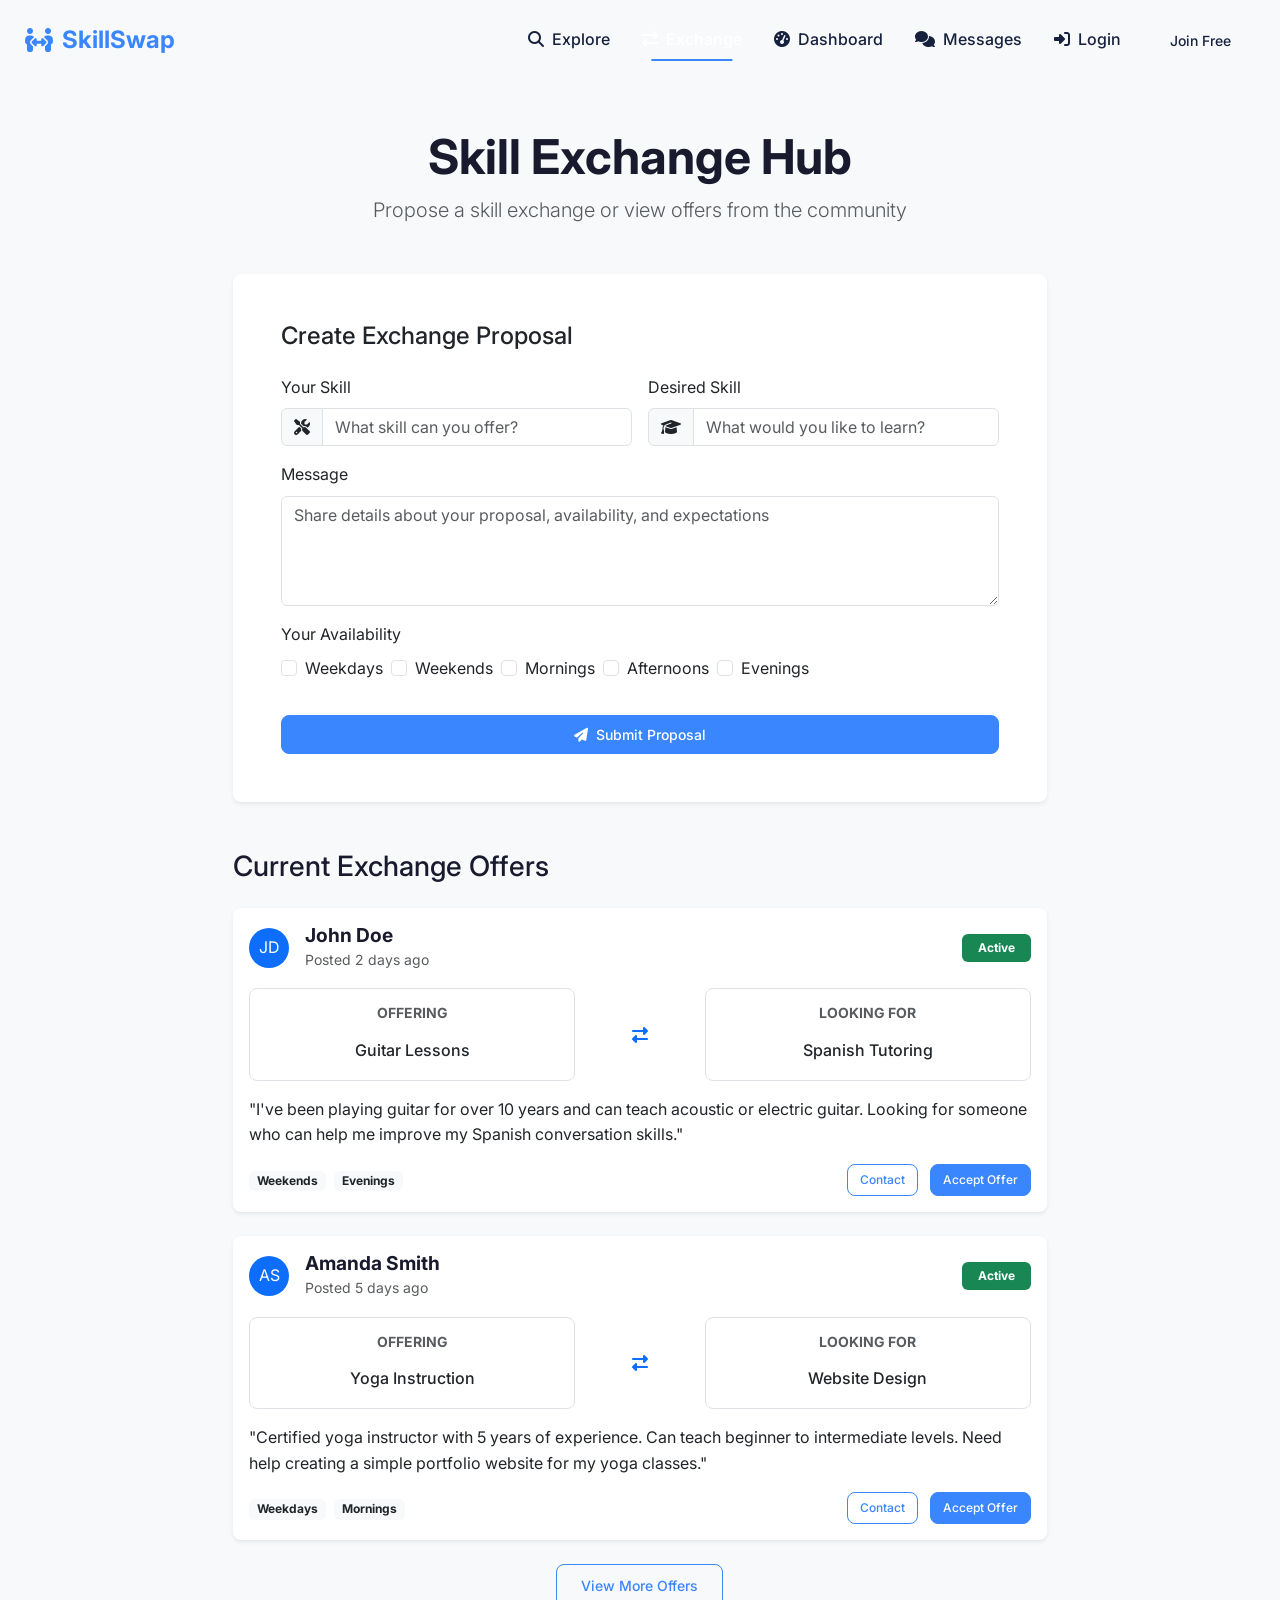
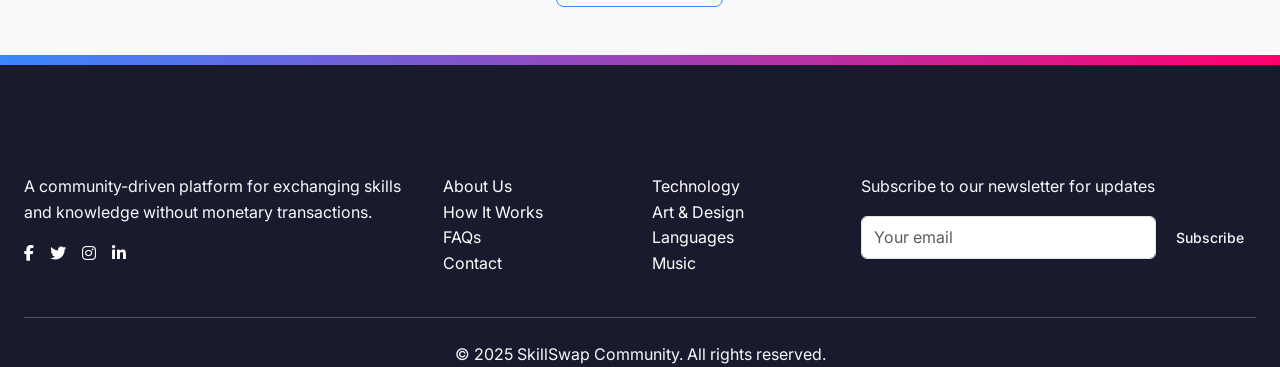
<file: pages/exchange.html>
<!DOCTYPE html>
<html lang="en">
<head>
    <meta charset="UTF-8">
    <meta name="viewport" content="width=device-width, initial-scale=1.0">
    <title>Skill Exchange - SkillSwap</title>
    <link rel="preconnect" href="https://fonts.googleapis.com">
    <link rel="preconnect" href="https://fonts.gstatic.com" crossorigin>
    <link href="https://fonts.googleapis.com/css2?family=Inter:wght@300;400;500;600;700&display=swap" rel="stylesheet">
    <link href="https://cdn.jsdelivr.net/npm/bootstrap@5.3.0-alpha1/dist/css/bootstrap.min.css" rel="stylesheet">
    <link rel="stylesheet" href="https://cdnjs.cloudflare.com/ajax/libs/font-awesome/6.2.1/css/all.min.css">
    <link rel="stylesheet" href="../css/style.css">

</head>
<body>
    <nav class="navbar navbar-expand-lg navbar-dark">
        <div class="container">
            <a class="navbar-brand" href="../index.html">
                <i class="fas fa-people-arrows me-2"></i>
                SkillSwap
            </a>
            <button class="navbar-toggler" type="button" data-bs-toggle="collapse" data-bs-target="#navbarNav" 
                    aria-controls="navbarNav" aria-expanded="false" aria-label="Toggle navigation">
                <span class="navbar-toggler-icon"></span>
            </button>
            <div class="collapse navbar-collapse" id="navbarNav">
                <ul class="navbar-nav ms-auto">
                    <li class="nav-item">
                        <a class="nav-link" href="skills.html">
                            <i class="fas fa-search me-1"></i> Explore
                        </a>
                    </li>
                    <li class="nav-item">
                        <a class="nav-link active" href="exchange.html">
                            <i class="fas fa-exchange-alt me-1"></i> Exchange
                        </a>
                    </li>
                    <li class="nav-item">
                        <a class="nav-link" href="dashboard.html">
                            <i class="fas fa-tachometer-alt me-1"></i> Dashboard
                        </a>
                    </li>
                    <li class="nav-item">
                        <a class="nav-link" href="messages.html">
                            <i class="fas fa-comments me-1"></i> Messages
                        </a>
                    </li>
                    <li class="nav-item">
                        <a class="nav-link" href="login.html">
                            <i class="fas fa-sign-in-alt me-1"></i> Login
                        </a>
                    </li>
                    <li class="nav-item">
                        <a class="nav-link btn btn-outline-light ms-2 px-3" href="register.html">
                            Join Free
                        </a>
                    </li>
                </ul>
            </div>
        </div>
    </nav>

    <div class="container py-5">
        <div class="row">
            <div class="col-lg-8 mx-auto">
                <div class="text-center mb-5">
                    <h1 class="display-5 fw-bold mb-2">Skill Exchange Hub</h1>
                    <p class="lead text-muted">Propose a skill exchange or view offers from the community</p>
                </div>
                
                <div class="card shadow-sm border-0 rounded-3 mb-5">
                    <div class="card-body p-4 p-lg-5">
                        <h2 class="h4 mb-4">Create Exchange Proposal</h2>
                        <form id="exchangeForm">
                            <div class="row g-3">
                                <div class="col-md-6 mb-3">
                                    <label for="yourSkill" class="form-label">Your Skill</label>
                                    <div class="input-group">
                                        <span class="input-group-text"><i class="fas fa-tools"></i></span>
                                        <input type="text" class="form-control" id="yourSkill" placeholder="What skill can you offer?" required>
                                    </div>
                                </div>
                                <div class="col-md-6 mb-3">
                                    <label for="desiredSkill" class="form-label">Desired Skill</label>
                                    <div class="input-group">
                                        <span class="input-group-text"><i class="fas fa-graduation-cap"></i></span>
                                        <input type="text" class="form-control" id="desiredSkill" placeholder="What would you like to learn?" required>
                                    </div>
                                </div>
                            </div>
                            <div class="mb-3">
                                <label for="message" class="form-label">Message</label>
                                <textarea class="form-control" id="message" rows="4" placeholder="Share details about your proposal, availability, and expectations" required></textarea>
                            </div>
                            <div class="mb-3">
                                <label class="form-label">Your Availability</label>
                                <div class="d-flex flex-wrap gap-2">
                                    <div class="form-check">
                                        <input class="form-check-input" type="checkbox" id="weekdays">
                                        <label class="form-check-label" for="weekdays">Weekdays</label>
                                    </div>
                                    <div class="form-check">
                                        <input class="form-check-input" type="checkbox" id="weekends">
                                        <label class="form-check-label" for="weekends">Weekends</label>
                                    </div>
                                    <div class="form-check">
                                        <input class="form-check-input" type="checkbox" id="mornings">
                                        <label class="form-check-label" for="mornings">Mornings</label>
                                    </div>
                                    <div class="form-check">
                                        <input class="form-check-input" type="checkbox" id="afternoons">
                                        <label class="form-check-label" for="afternoons">Afternoons</label>
                                    </div>
                                    <div class="form-check">
                                        <input class="form-check-input" type="checkbox" id="evenings">
                                        <label class="form-check-label" for="evenings">Evenings</label>
                                    </div>
                                </div>
                            </div>
                            <button type="submit" class="btn btn-primary w-100 py-2 mt-3">
                                <i class="fas fa-paper-plane me-2"></i> Submit Proposal
                            </button>
                        </form>
                    </div>
                </div>
                
                <h2 class="h3 mb-4">Current Exchange Offers</h2>
                
                <!-- Exchange Offer Card -->
                <div class="card border-0 shadow-sm rounded-3 mb-4 exchange-card">
                    <div class="card-body">
                        <div class="d-flex justify-content-between align-items-center mb-3">
                            <div class="d-flex align-items-center">
                                <div class="bg-primary rounded-circle text-white d-flex align-items-center justify-content-center me-3" style="width: 40px; height: 40px;">JD</div>
                                <div>
                                    <h5 class="mb-0">John Doe</h5>
                                    <span class="text-muted small">Posted 2 days ago</span>
                                </div>
                            </div>
                            <span class="badge bg-success px-3 py-2">Active</span>
                        </div>
                        <div class="row g-0 text-center mb-3">
                            <div class="col-5">
                                <div class="p-3 border rounded-3">
                                    <h6 class="text-muted small text-uppercase">Offering</h6>
                                    <p class="mb-0 fw-medium">Guitar Lessons</p>
                                </div>
                            </div>
                            <div class="col-2 d-flex align-items-center justify-content-center">
                                <i class="fas fa-exchange-alt text-primary"></i>
                            </div>
                            <div class="col-5">
                                <div class="p-3 border rounded-3">
                                    <h6 class="text-muted small text-uppercase">Looking For</h6>
                                    <p class="mb-0 fw-medium">Spanish Tutoring</p>
                                </div>
                            </div>
                        </div>
                        <p>"I've been playing guitar for over 10 years and can teach acoustic or electric guitar. Looking for someone who can help me improve my Spanish conversation skills."</p>
                        <div class="d-flex align-items-center">
                            <div class="me-3">
                                <span class="badge bg-light text-dark me-1">Weekends</span>
                                <span class="badge bg-light text-dark">Evenings</span>
                            </div>
                            <div class="ms-auto">
                                <button class="btn btn-outline-primary btn-sm me-2">Contact</button>
                                <button class="btn btn-primary btn-sm">Accept Offer</button>
                            </div>
                        </div>
                    </div>
                </div>
                
                <!-- Exchange Offer Card -->
                <div class="card border-0 shadow-sm rounded-3 mb-4 exchange-card">
                    <div class="card-body">
                        <div class="d-flex justify-content-between align-items-center mb-3">
                            <div class="d-flex align-items-center">
                                <div class="bg-primary rounded-circle text-white d-flex align-items-center justify-content-center me-3" style="width: 40px; height: 40px;">AS</div>
                                <div>
                                    <h5 class="mb-0">Amanda Smith</h5>
                                    <span class="text-muted small">Posted 5 days ago</span>
                                </div>
                            </div>
                            <span class="badge bg-success px-3 py-2">Active</span>
                        </div>
                        <div class="row g-0 text-center mb-3">
                            <div class="col-5">
                                <div class="p-3 border rounded-3">
                                    <h6 class="text-muted small text-uppercase">Offering</h6>
                                    <p class="mb-0 fw-medium">Yoga Instruction</p>
                                </div>
                            </div>
                            <div class="col-2 d-flex align-items-center justify-content-center">
                                <i class="fas fa-exchange-alt text-primary"></i>
                            </div>
                            <div class="col-5">
                                <div class="p-3 border rounded-3">
                                    <h6 class="text-muted small text-uppercase">Looking For</h6>
                                    <p class="mb-0 fw-medium">Website Design</p>
                                </div>
                            </div>
                        </div>
                        <p>"Certified yoga instructor with 5 years of experience. Can teach beginner to intermediate levels. Need help creating a simple portfolio website for my yoga classes."</p>
                        <div class="d-flex align-items-center">
                            <div class="me-3">
                                <span class="badge bg-light text-dark me-1">Weekdays</span>
                                <span class="badge bg-light text-dark">Mornings</span>
                            </div>
                            <div class="ms-auto">
                                <button class="btn btn-outline-primary btn-sm me-2">Contact</button>
                                <button class="btn btn-primary btn-sm">Accept Offer</button>
                            </div>
                        </div>
                    </div>
                </div>
                
                <div class="text-center mt-4">
                    <button class="btn btn-outline-primary px-4">View More Offers</button>
                </div>
            </div>
        </div>
    </div>

    <footer class="footer">
        <div class="container">
            <div class="row">
                <div class="col-md-4 mb-4 mb-md-0">
                    <h5 class="mb-3">SkillSwap</h5>
                    <p>A community-driven platform for exchanging skills and knowledge without monetary transactions.</p>
                    <div class="d-flex gap-3 mt-3">
                        <a href="#" class="text-white"><i class="fab fa-facebook-f"></i></a>
                        <a href="#" class="text-white"><i class="fab fa-twitter"></i></a>
                        <a href="#" class="text-white"><i class="fab fa-instagram"></i></a>
                        <a href="#" class="text-white"><i class="fab fa-linkedin-in"></i></a>
                    </div>
                </div>
                <div class="col-md-2 mb-4 mb-md-0">
                    <h5 class="mb-3">Links</h5>
                    <ul class="list-unstyled">
                        <li><a href="#" class="text-white">About Us</a></li>
                        <li><a href="#" class="text-white">How It Works</a></li>
                        <li><a href="#" class="text-white">FAQs</a></li>
                        <li><a href="#" class="text-white">Contact</a></li>
                    </ul>
                </div>
                <div class="col-md-2 mb-4 mb-md-0">
                    <h5 class="mb-3">Categories</h5>
                    <ul class="list-unstyled">
                        <li><a href="#" class="text-white">Technology</a></li>
                        <li><a href="#" class="text-white">Art & Design</a></li>
                        <li><a href="#" class="text-white">Languages</a></li>
                        <li><a href="#" class="text-white">Music</a></li>
                    </ul>
                </div>
                <div class="col-md-4">
                    <h5 class="mb-3">Newsletter</h5>
                    <p>Subscribe to our newsletter for updates</p>
                    <form class="d-flex">
                        <input type="email" class="form-control me-2" placeholder="Your email">
                        <button class="btn btn-outline-light" type="submit">Subscribe</button>
                    </form>
                </div>
            </div>
            <hr class="my-4 bg-white">
            <div class="text-center">
                <p class="mb-0">&copy; 2025 SkillSwap Community. All rights reserved.</p>
            </div>
        </div>
    </footer>

    <script src="https://cdn.jsdelivr.net/npm/bootstrap@5.3.0-alpha1/dist/js/bootstrap.bundle.min.js"></script>
    <script src="../js/validation.js"></script>
    <script src="../js/main.js"></script>
</body>
</html>
</file>
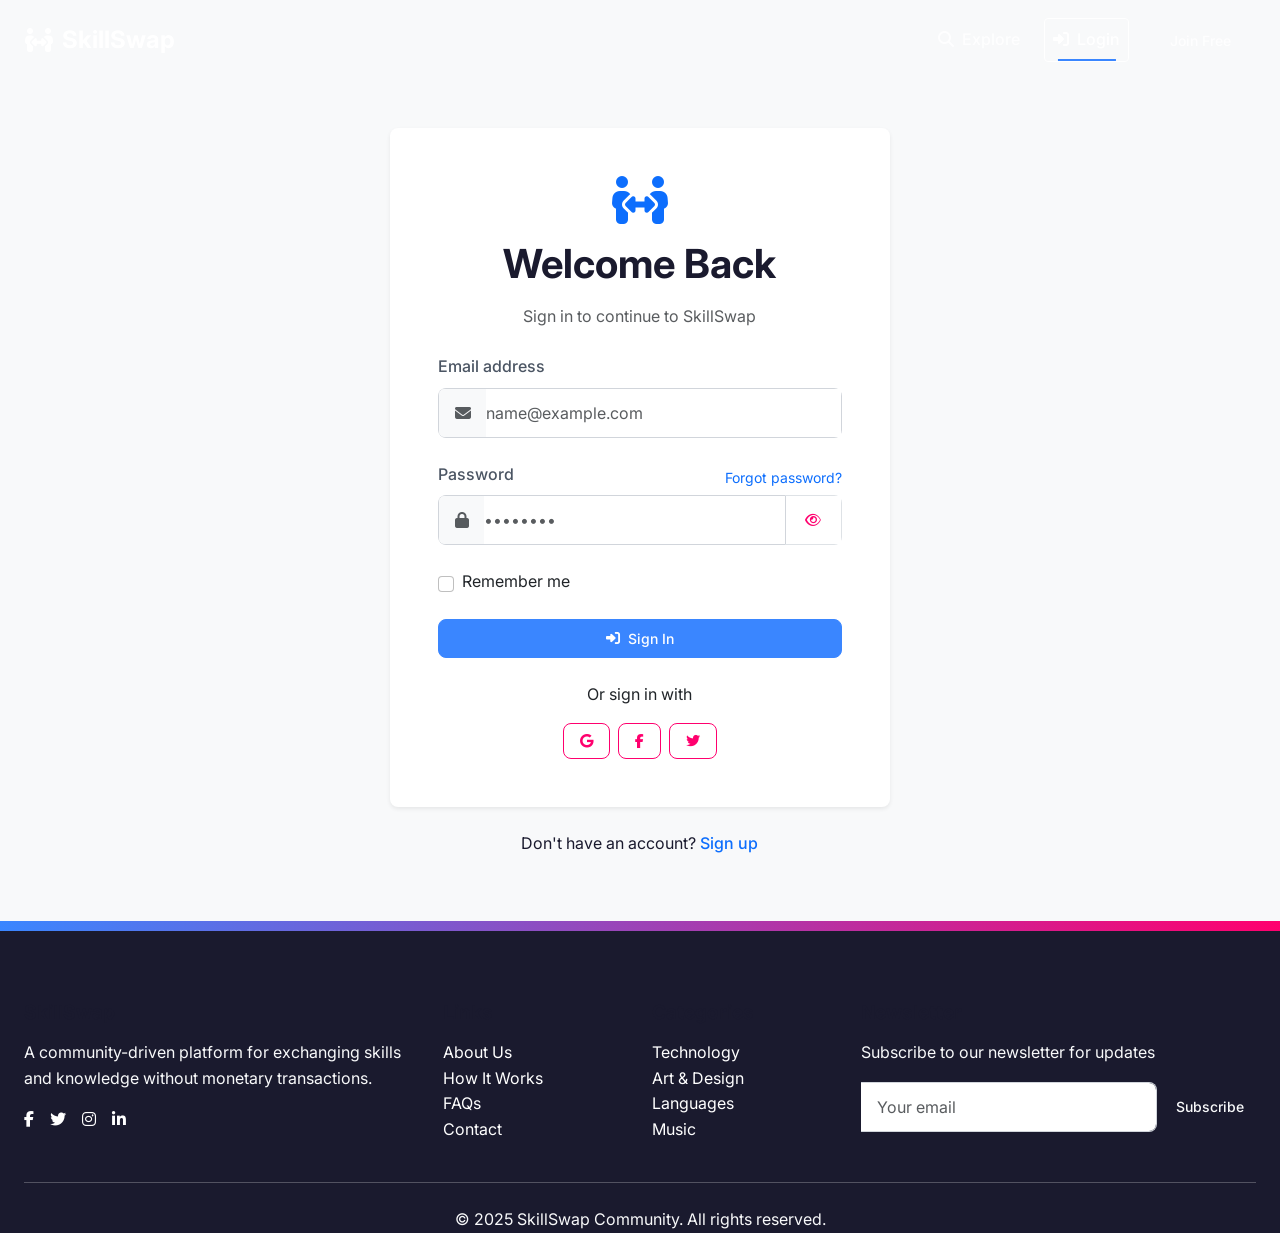
<file: pages/login.html>
<!DOCTYPE html>
<html lang="en">
<head>
    <meta charset="UTF-8">
    <meta name="viewport" content="width=device-width, initial-scale=1.0">
    <title>Login - SkillSwap</title>
    <link rel="preconnect" href="https://fonts.googleapis.com">
    <link rel="preconnect" href="https://fonts.gstatic.com" crossorigin>
    <link href="https://fonts.googleapis.com/css2?family=Inter:wght@300;400;500;600;700&display=swap" rel="stylesheet">
    <link href="https://cdn.jsdelivr.net/npm/bootstrap@5.3.0-alpha1/dist/css/bootstrap.min.css" rel="stylesheet">
    <link rel="stylesheet" href="https://cdnjs.cloudflare.com/ajax/libs/font-awesome/6.2.1/css/all.min.css">
    <link rel="stylesheet" href="../css/style.css">
    <link rel="stylesheet" href="../css/login.css">
</head>
<body>
    <nav class="navbar navbar-expand-lg navbar-dark">
        <div class="container">
            <a class="navbar-brand" href="../index.html">
                <i class="fas fa-people-arrows me-2"></i>
                SkillSwap
            </a>
            <button class="navbar-toggler" type="button" data-bs-toggle="collapse" data-bs-target="#navbarNav" 
                    aria-controls="navbarNav" aria-expanded="false" aria-label="Toggle navigation">
                <span class="navbar-toggler-icon"></span>
            </button>
            <div class="collapse navbar-collapse" id="navbarNav">
                <ul class="navbar-nav ms-auto">
                    <li class="nav-item">
                        <a class="nav-link" href="skills.html">
                            <i class="fas fa-search me-1"></i> Explore
                        </a>
                    </li>
                    <li class="nav-item">
                        <a class="nav-link active" href="login.html">
                            <i class="fas fa-sign-in-alt me-1"></i> Login
                        </a>
                    </li>
                    <li class="nav-item">
                        <a class="nav-link btn btn-outline-light ms-2 px-3" href="register.html">
                            Join Free
                        </a>
                    </li>
                </ul>
            </div>
        </div>
    </nav>
    
    <div class="container my-5">
        <div class="row justify-content-center">
            <div class="col-lg-5 col-md-7">
                <div class="card border-0 shadow-sm rounded-3 overflow-hidden">
                    <div class="card-body p-4 p-md-5">
                        <div class="text-center mb-4">
                            <i class="fas fa-people-arrows fa-3x text-primary mb-3"></i>
                            <h2 class="fw-bold">Welcome Back</h2>
                            <p class="text-muted">Sign in to continue to SkillSwap</p>
                        </div>
                        
                        <form id="loginForm" class="needs-validation" novalidate>
                            <div class="mb-4">
                                <label for="email" class="form-label">Email address</label>
                                <div class="input-group">
                                    <span class="input-group-text bg-light border-end-0">
                                        <i class="fas fa-envelope text-muted"></i>
                                    </span>
                                    <input type="email" class="form-control border-start-0 ps-0" id="email" placeholder="name@example.com" required>
                                    <div class="invalid-feedback">
                                        Please enter a valid email address.
                                    </div>
                                </div>
                            </div>
                            
                            <div class="mb-4">
                                <div class="d-flex justify-content-between align-items-center">
                                    <label for="password" class="form-label">Password</label>
                                    <a href="forgot-password.html" class="text-primary text-decoration-none small">Forgot password?</a>
                                </div>
                                <div class="input-group">
                                    <span class="input-group-text bg-light border-end-0">
                                        <i class="fas fa-lock text-muted"></i>
                                    </span>
                                    <input type="password" class="form-control border-start-0 ps-0" id="password" placeholder="••••••••" required>
                                    <button class="btn btn-outline-secondary border border-start-0" type="button" id="togglePassword">
                                        <i class="far fa-eye"></i>
                                    </button>
                                    <div class="invalid-feedback">
                                        Please enter your password.
                                    </div>
                                </div>
                            </div>
                            
                            <div class="mb-4 form-check">
                                <input type="checkbox" class="form-check-input" id="rememberMe">
                                <label class="form-check-label" for="rememberMe">Remember me</label>
                            </div>
                            
                            <button type="submit" class="btn btn-primary w-100 py-2">
                                <i class="fas fa-sign-in-alt me-2"></i> Sign In
                            </button>
                            
                            <div class="text-center mt-4">
                                <p>Or sign in with</p>
                                <div class="d-flex justify-content-center gap-2">
                                    <button type="button" class="btn btn-outline-secondary px-3">
                                        <i class="fab fa-google"></i>
                                    </button>
                                    <button type="button" class="btn btn-outline-secondary px-3">
                                        <i class="fab fa-facebook-f"></i>
                                    </button>
                                    <button type="button" class="btn btn-outline-secondary px-3">
                                        <i class="fab fa-twitter"></i>
                                    </button>
                                </div>
                            </div>
                        </form>
                    </div>
                </div>
                
                <div class="text-center mt-4">
                    <p>Don't have an account? <a href="register.html" class="text-primary fw-medium">Sign up</a></p>
                </div>
            </div>
        </div>
    </div>
    
    <footer class="footer">
        <div class="container">
            <div class="row">
                <div class="col-md-4 mb-4 mb-md-0">
                    <h5 class="mb-3">SkillSwap</h5>
                    <p>A community-driven platform for exchanging skills and knowledge without monetary transactions.</p>
                    <div class="d-flex gap-3 mt-3">
                        <a href="#" class="text-white"><i class="fab fa-facebook-f"></i></a>
                        <a href="#" class="text-white"><i class="fab fa-twitter"></i></a>
                        <a href="#" class="text-white"><i class="fab fa-instagram"></i></a>
                        <a href="#" class="text-white"><i class="fab fa-linkedin-in"></i></a>
                    </div>
                </div>
                <div class="col-md-2 mb-4 mb-md-0">
                    <h5 class="mb-3">Links</h5>
                    <ul class="list-unstyled">
                        <li><a href="#" class="text-white">About Us</a></li>
                        <li><a href="#" class="text-white">How It Works</a></li>
                        <li><a href="#" class="text-white">FAQs</a></li>
                        <li><a href="#" class="text-white">Contact</a></li>
                    </ul>
                </div>
                <div class="col-md-2 mb-4 mb-md-0">
                    <h5 class="mb-3">Categories</h5>
                    <ul class="list-unstyled">
                        <li><a href="#" class="text-white">Technology</a></li>
                        <li><a href="#" class="text-white">Art & Design</a></li>
                        <li><a href="#" class="text-white">Languages</a></li>
                        <li><a href="#" class="text-white">Music</a></li>
                    </ul>
                </div>
                <div class="col-md-4">
                    <h5 class="mb-3">Newsletter</h5>
                    <p>Subscribe to our newsletter for updates</p>
                    <form class="d-flex">
                        <input type="email" class="form-control me-2" placeholder="Your email">
                        <button class="btn btn-outline-light" type="submit">Subscribe</button>
                    </form>
                </div>
            </div>
            <hr class="my-4 bg-white">
            <div class="text-center">
                <p class="mb-0">&copy; 2025 SkillSwap Community. All rights reserved.</p>
            </div>
        </div>
    </footer>

    <script src="https://cdn.jsdelivr.net/npm/bootstrap@5.3.0-alpha1/dist/js/bootstrap.bundle.min.js"></script>
    <script>
        // Form validation
        document.addEventListener('DOMContentLoaded', function() {
            const form = document.getElementById('loginForm');
            
            form.addEventListener('submit', function(event) {
                if (!form.checkValidity()) {
                    event.preventDefault();
                    event.stopPropagation();
                } else {
                    // For demo purposes - Hardcoded login
                    event.preventDefault();
                    const email = document.getElementById('email').value;
                    const password = document.getElementById('password').value;
                    
                    // Demo credentials
                    if (email === 'demo@example.com' && password === 'password123') {
                        window.location.href = 'dashboard.html';
                    } else {
                        alert('Invalid credentials! For demo use: demo@example.com / password123');
                    }
                }
                
                form.classList.add('was-validated');
            }, false);
            
            // Toggle password visibility
            const togglePassword = document.getElementById('togglePassword');
            const password = document.getElementById('password');
            
            togglePassword.addEventListener('click', function() {
                const type = password.getAttribute('type') === 'password' ? 'text' : 'password';
                password.setAttribute('type', type);
                
                // Toggle icon
                this.querySelector('i').classList.toggle('fa-eye');
                this.querySelector('i').classList.toggle('fa-eye-slash');
            });
        });
    </script>
</body>
</html>
</file>
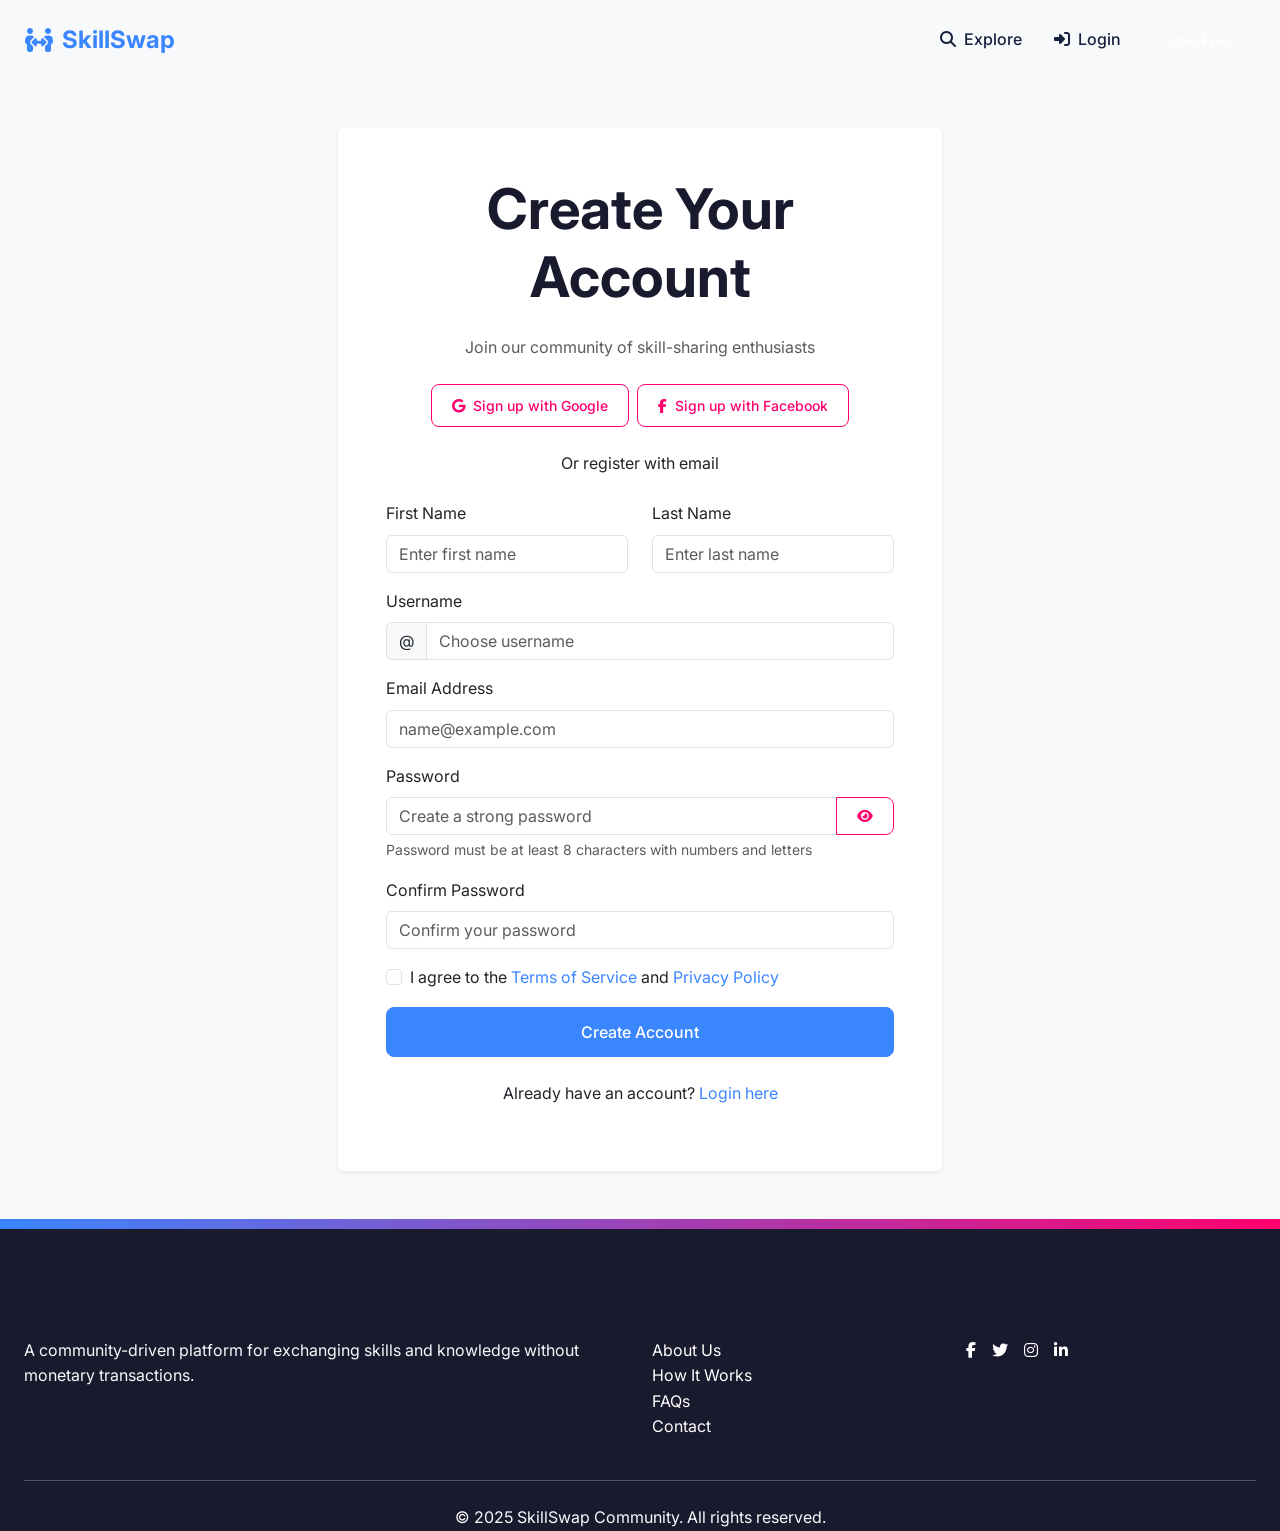
<file: pages/register.html>
<!DOCTYPE html>
<html lang="en">
<head>
    <meta charset="UTF-8">
    <meta name="viewport" content="width=device-width, initial-scale=1.0">
    <title>Register - Community Skill Exchange</title>
    <link rel="preconnect" href="https://fonts.googleapis.com">
    <link rel="preconnect" href="https://fonts.gstatic.com" crossorigin>
    <link href="https://fonts.googleapis.com/css2?family=Inter:wght@300;400;500;600;700&display=swap" rel="stylesheet">
    <link href="https://cdn.jsdelivr.net/npm/bootstrap@5.3.0-alpha1/dist/css/bootstrap.min.css" rel="stylesheet">
    <link rel="stylesheet" href="https://cdnjs.cloudflare.com/ajax/libs/font-awesome/6.2.1/css/all.min.css">
    <link rel="stylesheet" href="../css/style.css">
</head>
<body>
    <nav class="navbar navbar-expand-lg navbar-dark">
        <div class="container">
            <a class="navbar-brand" href="../index.html">
                <i class="fas fa-people-arrows me-2"></i>
                SkillSwap
            </a>
            <button class="navbar-toggler" type="button" data-bs-toggle="collapse" data-bs-target="#navbarNav" 
                    aria-controls="navbarNav" aria-expanded="false" aria-label="Toggle navigation">
                <span class="navbar-toggler-icon"></span>
            </button>
            <div class="collapse navbar-collapse" id="navbarNav">
                <ul class="navbar-nav ms-auto">
                    <li class="nav-item">
                        <a class="nav-link" href="skills.html">
                            <i class="fas fa-search me-1"></i> Explore
                        </a>
                    </li>
                    <li class="nav-item">
                        <a class="nav-link" href="login.html">
                            <i class="fas fa-sign-in-alt me-1"></i> Login
                        </a>
                    </li>
                    <li class="nav-item">
                        <a class="nav-link active btn btn-outline-light ms-2 px-3" href="register.html">
                            Join Free
                        </a>
                    </li>
                </ul>
            </div>
        </div>
    </nav>

    <div class="container my-5">
        <div class="row justify-content-center">
            <div class="col-md-8 col-lg-6">
                <div class="card shadow-sm border-0">
                    <div class="card-body p-4 p-md-5">
                        <h1 class="text-center mb-4">Create Your Account</h1>
                        <p class="text-center text-muted mb-4">Join our community of skill-sharing enthusiasts</p>
                        
                        <div class="d-flex justify-content-center mb-4">
                            <button class="btn btn-outline-secondary me-2">
                                <i class="fab fa-google me-2"></i> Sign up with Google
                            </button>
                            <button class="btn btn-outline-secondary">
                                <i class="fab fa-facebook-f me-2"></i> Sign up with Facebook
                            </button>
                        </div>
                        
                        <div class="text-center mb-4">
                            <span class="divider-text">Or register with email</span>
                        </div>

                        <form id="registrationForm" onsubmit="return validateRegistrationForm()">
                            <div class="alert alert-danger d-none" id="register-error"></div>
                            
                            <div class="row mb-3">
                                <div class="col-md-6 mb-3 mb-md-0">
                                    <label for="register-firstname" class="form-label">First Name</label>
                                    <input type="text" class="form-control" id="register-firstname" placeholder="Enter first name" required>
                                </div>
                                <div class="col-md-6">
                                    <label for="register-lastname" class="form-label">Last Name</label>
                                    <input type="text" class="form-control" id="register-lastname" placeholder="Enter last name" required>
                                </div>
                            </div>

                            <div class="mb-3">
                                <label for="register-username" class="form-label">Username</label>
                                <div class="input-group">
                                    <span class="input-group-text">@</span>
                                    <input type="text" class="form-control" id="register-username" placeholder="Choose username" required>
                                </div>
                            </div>
                            
                            <div class="mb-3">
                                <label for="register-email" class="form-label">Email Address</label>
                                <input type="email" class="form-control" id="register-email" placeholder="name@example.com" required>
                            </div>
                            
                            <div class="mb-3">
                                <label for="register-password" class="form-label">Password</label>
                                <div class="input-group">
                                    <input type="password" class="form-control" id="register-password" placeholder="Create a strong password" required>
                                    <button class="btn btn-outline-secondary" type="button" id="togglePassword">
                                        <i class="fas fa-eye"></i>
                                    </button>
                                </div>
                                <div class="form-text">
                                    Password must be at least 8 characters with numbers and letters
                                </div>
                            </div>
                            
                            <div class="mb-3">
                                <label for="register-confirm-password" class="form-label">Confirm Password</label>
                                <input type="password" class="form-control" id="register-confirm-password" placeholder="Confirm your password" required>
                            </div>
                            
                            <div class="mb-3 form-check">
                                <input type="checkbox" class="form-check-input" id="terms-checkbox" required>
                                <label class="form-check-label" for="terms-checkbox">
                                    I agree to the <a href="#">Terms of Service</a> and <a href="#">Privacy Policy</a>
                                </label>
                            </div>
                            
                            <div class="d-grid gap-2">
                                <button type="submit" class="btn btn-primary btn-lg">Create Account</button>
                            </div>
                        </form>
                        
                        <div class="text-center mt-4">
                            <p>Already have an account? <a href="login.html">Login here</a></p>
                        </div>
                    </div>
                </div>
            </div>
        </div>
    </div>

    <footer class="footer">
        <div class="container">
            <div class="row">
                <div class="col-md-6 mb-4 mb-md-0">
                    <h5 class="mb-3">SkillSwap</h5>
                    <p>A community-driven platform for exchanging skills and knowledge without monetary transactions.</p>
                </div>
                <div class="col-md-3 mb-4 mb-md-0">
                    <h5 class="mb-3">Links</h5>
                    <ul class="list-unstyled">
                        <li><a href="#" class="text-white">About Us</a></li>
                        <li><a href="#" class="text-white">How It Works</a></li>
                        <li><a href="#" class="text-white">FAQs</a></li>
                        <li><a href="#" class="text-white">Contact</a></li>
                    </ul>
                </div>
                <div class="col-md-3">
                    <h5 class="mb-3">Follow Us</h5>
                    <div class="d-flex gap-3">
                        <a href="#" class="text-white"><i class="fab fa-facebook-f"></i></a>
                        <a href="#" class="text-white"><i class="fab fa-twitter"></i></a>
                        <a href="#" class="text-white"><i class="fab fa-instagram"></i></a>
                        <a href="#" class="text-white"><i class="fab fa-linkedin-in"></i></a>
                    </div>
                </div>
            </div>
            <hr class="my-4 bg-white">
            <div class="text-center">
                <p class="mb-0">&copy; 2025 SkillSwap Community. All rights reserved.</p>
            </div>
        </div>
    </footer>

    <script src="https://cdn.jsdelivr.net/npm/bootstrap@5.3.0-alpha1/dist/js/bootstrap.bundle.min.js"></script>
    <script src="../js/validation.js"></script>
    <script src="../js/main.js"></script>
    <script>
        // Toggle password visibility
        document.getElementById('togglePassword').addEventListener('click', function() {
            const passwordInput = document.getElementById('register-password');
            if (passwordInput.type === 'password') {
                passwordInput.type = 'text';
                this.innerHTML = '<i class="fas fa-eye-slash"></i>';
            } else {
                passwordInput.type = 'password';
                this.innerHTML = '<i class="fas fa-eye"></i>';
            }
        });
    </script>
</body>
</html>
</file>
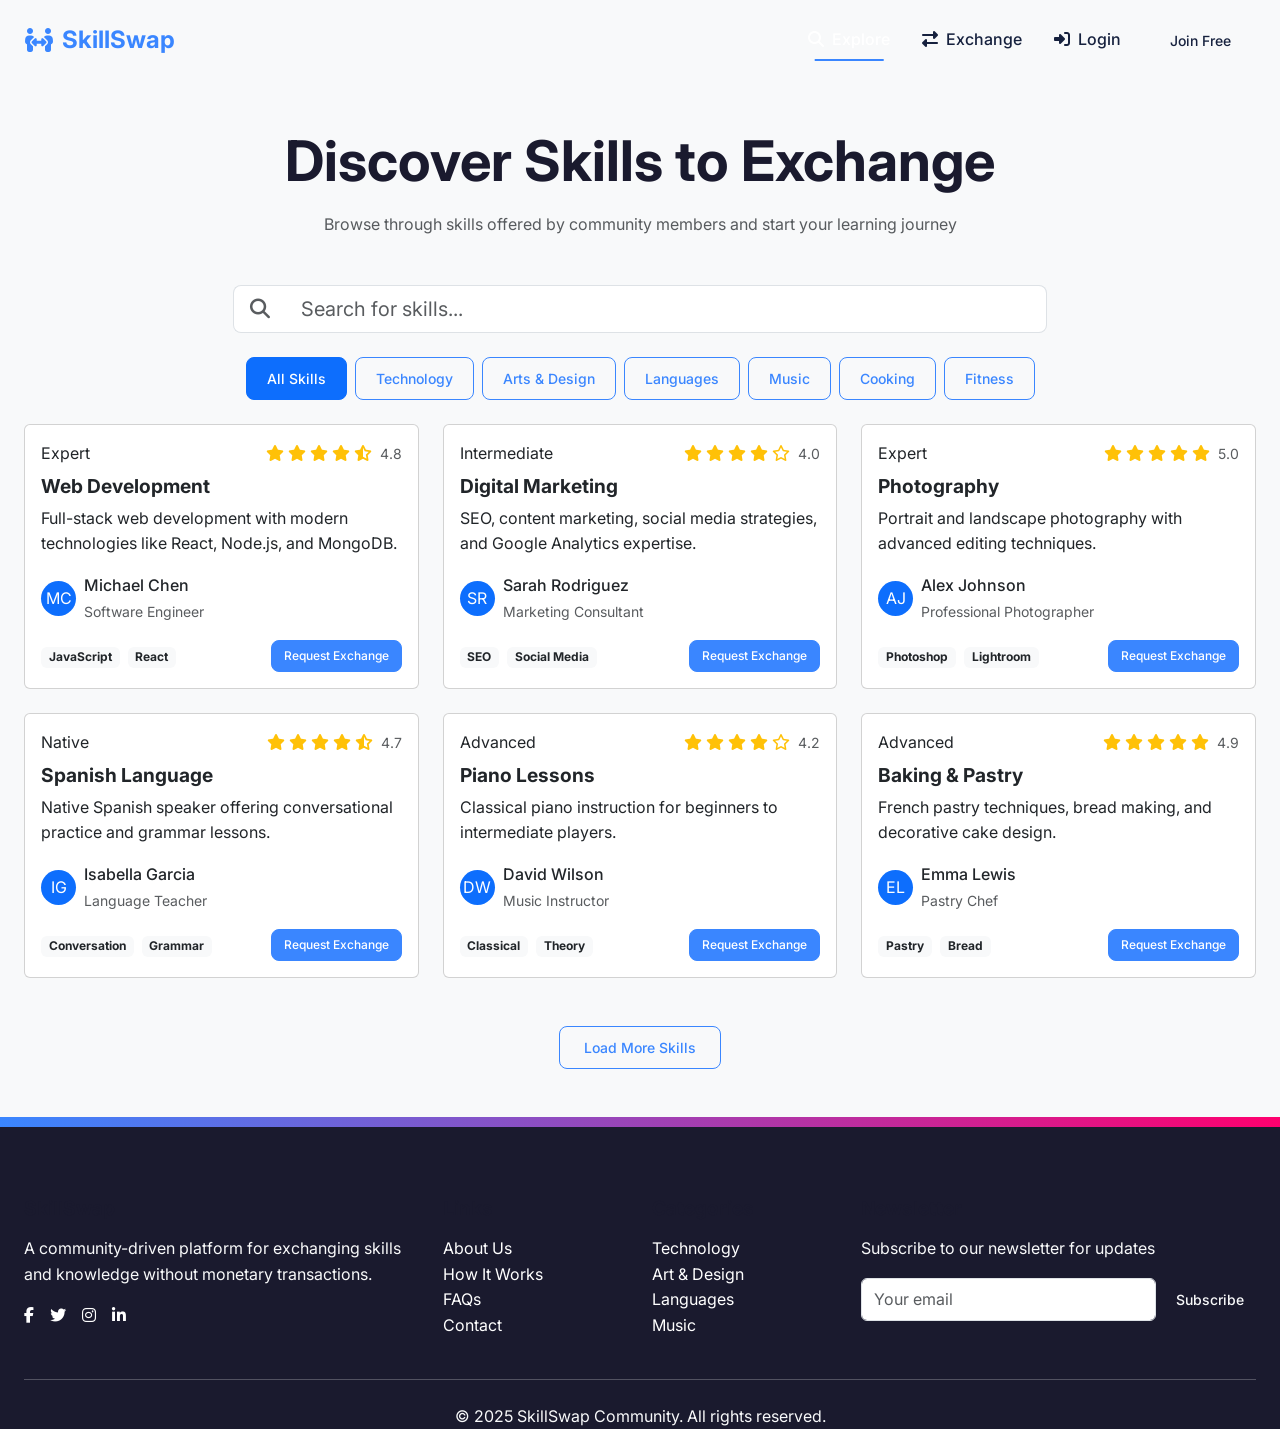
<file: pages/skills.html>
<!DOCTYPE html>
<html lang="en">
<head>
    <meta charset="UTF-8">
    <meta name="viewport" content="width=device-width, initial-scale=1.0">
    <title>Explore Skills - Community Skill Exchange</title>
    <link rel="preconnect" href="https://fonts.googleapis.com">
    <link rel="preconnect" href="https://fonts.gstatic.com" crossorigin>
    <link href="https://fonts.googleapis.com/css2?family=Inter:wght@300;400;500;600;700&display=swap" rel="stylesheet">
    <link href="https://cdn.jsdelivr.net/npm/bootstrap@5.3.0-alpha1/dist/css/bootstrap.min.css" rel="stylesheet">
    <link rel="stylesheet" href="https://cdnjs.cloudflare.com/ajax/libs/font-awesome/6.2.1/css/all.min.css">
    <link rel="stylesheet" href="../css/style.css">
</head>
<body>
    <nav class="navbar navbar-expand-lg navbar-dark">
        <div class="container">
            <a class="navbar-brand" href="../index.html">
                <i class="fas fa-people-arrows me-2"></i>
                SkillSwap
            </a>
            <button class="navbar-toggler" type="button" data-bs-toggle="collapse" data-bs-target="#navbarNav" 
                    aria-controls="navbarNav" aria-expanded="false" aria-label="Toggle navigation">
                <span class="navbar-toggler-icon"></span>
            </button>
            <div class="collapse navbar-collapse" id="navbarNav">
                <ul class="navbar-nav ms-auto">
                    <li class="nav-item">
                        <a class="nav-link active" href="skills.html">
                            <i class="fas fa-search me-1"></i> Explore
                        </a>
                    </li>
                    <li class="nav-item">
                        <a class="nav-link" href="exchange.html">
                            <i class="fas fa-exchange-alt me-1"></i> Exchange
                        </a>
                    </li>
                    <li class="nav-item">
                        <a class="nav-link" href="login.html">
                            <i class="fas fa-sign-in-alt me-1"></i> Login
                        </a>
                    </li>
                    <li class="nav-item">
                        <a class="nav-link btn btn-outline-light ms-2 px-3" href="register.html">
                            Join Free
                        </a>
                    </li>
                </ul>
            </div>
        </div>
    </nav>

    <div class="container my-5">
        <h1 class="text-center mb-3">Discover Skills to Exchange</h1>
        <p class="text-center text-muted mb-5">Browse through skills offered by community members and start your learning journey</p>
        
        <div class="row mb-4">
            <div class="col-md-8 mx-auto">
                <div class="input-group input-group-lg">
                    <span class="input-group-text bg-white border-end-0">
                        <i class="fas fa-search text-muted"></i>
                    </span>
                    <input type="text" class="form-control border-start-0" id="search" placeholder="Search for skills...">
                </div>
            </div>
        </div>
        
        <div class="row mb-4">
            <div class="col-12">
                <div class="d-flex justify-content-center flex-wrap gap-2">
                    <button class="btn btn-outline-primary filter-btn active" data-filter="all">All Skills</button>
                    <button class="btn btn-outline-primary filter-btn" data-filter="technology">Technology</button>
                    <button class="btn btn-outline-primary filter-btn" data-filter="arts">Arts & Design</button>
                    <button class="btn btn-outline-primary filter-btn" data-filter="language">Languages</button>
                    <button class="btn btn-outline-primary filter-btn" data-filter="music">Music</button>
                    <button class="btn btn-outline-primary filter-btn" data-filter="cooking">Cooking</button>
                    <button class="btn btn-outline-primary filter-btn" data-filter="fitness">Fitness</button>
                </div>
            </div>
        </div>
        
        <div class="row" id="skills-list">
            <!-- Web Development Skill -->
            <div class="col-md-4 col-sm-6 mb-4" data-category="technology">
                <div class="card skill-card h-100">
                    <div class="card-body">
                        <div class="d-flex justify-content-between align-items-start mb-2">
                            <span class="skill-level level-expert">Expert</span>
                            <div class="text-warning">
                                <i class="fas fa-star"></i>
                                <i class="fas fa-star"></i>
                                <i class="fas fa-star"></i>
                                <i class="fas fa-star"></i>
                                <i class="fas fa-star-half-alt"></i>
                                <span class="ms-1 text-muted small">4.8</span>
                            </div>
                        </div>
                        <h5 class="card-title">Web Development</h5>
                        <p class="card-text">Full-stack web development with modern technologies like React, Node.js, and MongoDB.</p>
                        <div class="d-flex align-items-center mb-3">
                            <div class="bg-primary rounded-circle text-white d-flex align-items-center justify-content-center me-2" style="width: 35px; height: 35px;">MC</div>
                            <div>
                                <p class="mb-0 fw-medium">Michael Chen</p>
                                <small class="text-muted">Software Engineer</small>
                            </div>
                        </div>
                        <div class="d-flex justify-content-between align-items-center">
                            <div>
                                <span class="badge bg-light text-dark me-1">JavaScript</span>
                                <span class="badge bg-light text-dark">React</span>
                            </div>
                            <a href="exchange.html" class="btn btn-sm btn-primary">Request Exchange</a>
                        </div>
                    </div>
                </div>
            </div>
            
            <!-- Digital Marketing Skill -->
            <div class="col-md-4 col-sm-6 mb-4" data-category="technology">
                <div class="card skill-card h-100">
                    <div class="card-body">
                        <div class="d-flex justify-content-between align-items-start mb-2">
                            <span class="skill-level level-intermediate">Intermediate</span>
                            <div class="text-warning">
                                <i class="fas fa-star"></i>
                                <i class="fas fa-star"></i>
                                <i class="fas fa-star"></i>
                                <i class="fas fa-star"></i>
                                <i class="far fa-star"></i>
                                <span class="ms-1 text-muted small">4.0</span>
                            </div>
                        </div>
                        <h5 class="card-title">Digital Marketing</h5>
                        <p class="card-text">SEO, content marketing, social media strategies, and Google Analytics expertise.</p>
                        <div class="d-flex align-items-center mb-3">
                            <div class="bg-primary rounded-circle text-white d-flex align-items-center justify-content-center me-2" style="width: 35px; height: 35px;">SR</div>
                            <div>
                                <p class="mb-0 fw-medium">Sarah Rodriguez</p>
                                <small class="text-muted">Marketing Consultant</small>
                            </div>
                        </div>
                        <div class="d-flex justify-content-between align-items-center">
                            <div>
                                <span class="badge bg-light text-dark me-1">SEO</span>
                                <span class="badge bg-light text-dark">Social Media</span>
                            </div>
                            <a href="exchange.html" class="btn btn-sm btn-primary">Request Exchange</a>
                        </div>
                    </div>
                </div>
            </div>
            
            <!-- Photography Skill -->
            <div class="col-md-4 col-sm-6 mb-4" data-category="arts">
                <div class="card skill-card h-100">
                    <div class="card-body">
                        <div class="d-flex justify-content-between align-items-start mb-2">
                            <span class="skill-level level-expert">Expert</span>
                            <div class="text-warning">
                                <i class="fas fa-star"></i>
                                <i class="fas fa-star"></i>
                                <i class="fas fa-star"></i>
                                <i class="fas fa-star"></i>
                                <i class="fas fa-star"></i>
                                <span class="ms-1 text-muted small">5.0</span>
                            </div>
                        </div>
                        <h5 class="card-title">Photography</h5>
                        <p class="card-text">Portrait and landscape photography with advanced editing techniques.</p>
                        <div class="d-flex align-items-center mb-3">
                            <div class="bg-primary rounded-circle text-white d-flex align-items-center justify-content-center me-2" style="width: 35px; height: 35px;">AJ</div>
                            <div>
                                <p class="mb-0 fw-medium">Alex Johnson</p>
                                <small class="text-muted">Professional Photographer</small>
                            </div>
                        </div>
                        <div class="d-flex justify-content-between align-items-center">
                            <div>
                                <span class="badge bg-light text-dark me-1">Photoshop</span>
                                <span class="badge bg-light text-dark">Lightroom</span>
                            </div>
                            <a href="exchange.html" class="btn btn-sm btn-primary">Request Exchange</a>
                        </div>
                    </div>
                </div>
            </div>
            
            <!-- Spanish Language Skill -->
            <div class="col-md-4 col-sm-6 mb-4" data-category="language">
                <div class="card skill-card h-100">
                    <div class="card-body">
                        <div class="d-flex justify-content-between align-items-start mb-2">
                            <span class="skill-level level-native">Native</span>
                            <div class="text-warning">
                                <i class="fas fa-star"></i>
                                <i class="fas fa-star"></i>
                                <i class="fas fa-star"></i>
                                <i class="fas fa-star"></i>
                                <i class="fas fa-star-half-alt"></i>
                                <span class="ms-1 text-muted small">4.7</span>
                            </div>
                        </div>
                        <h5 class="card-title">Spanish Language</h5>
                        <p class="card-text">Native Spanish speaker offering conversational practice and grammar lessons.</p>
                        <div class="d-flex align-items-center mb-3">
                            <div class="bg-primary rounded-circle text-white d-flex align-items-center justify-content-center me-2" style="width: 35px; height: 35px;">IG</div>
                            <div>
                                <p class="mb-0 fw-medium">Isabella Garcia</p>
                                <small class="text-muted">Language Teacher</small>
                            </div>
                        </div>
                        <div class="d-flex justify-content-between align-items-center">
                            <div>
                                <span class="badge bg-light text-dark me-1">Conversation</span>
                                <span class="badge bg-light text-dark">Grammar</span>
                            </div>
                            <a href="exchange.html" class="btn btn-sm btn-primary">Request Exchange</a>
                        </div>
                    </div>
                </div>
            </div>
            
            <!-- Piano Lessons Skill -->
            <div class="col-md-4 col-sm-6 mb-4" data-category="music">
                <div class="card skill-card h-100">
                    <div class="card-body">
                        <div class="d-flex justify-content-between align-items-start mb-2">
                            <span class="skill-level level-advanced">Advanced</span>
                            <div class="text-warning">
                                <i class="fas fa-star"></i>
                                <i class="fas fa-star"></i>
                                <i class="fas fa-star"></i>
                                <i class="fas fa-star"></i>
                                <i class="far fa-star"></i>
                                <span class="ms-1 text-muted small">4.2</span>
                            </div>
                        </div>
                        <h5 class="card-title">Piano Lessons</h5>
                        <p class="card-text">Classical piano instruction for beginners to intermediate players.</p>
                        <div class="d-flex align-items-center mb-3">
                            <div class="bg-primary rounded-circle text-white d-flex align-items-center justify-content-center me-2" style="width: 35px; height: 35px;">DW</div>
                            <div>
                                <p class="mb-0 fw-medium">David Wilson</p>
                                <small class="text-muted">Music Instructor</small>
                            </div>
                        </div>
                        <div class="d-flex justify-content-between align-items-center">
                            <div>
                                <span class="badge bg-light text-dark me-1">Classical</span>
                                <span class="badge bg-light text-dark">Theory</span>
                            </div>
                            <a href="exchange.html" class="btn btn-sm btn-primary">Request Exchange</a>
                        </div>
                    </div>
                </div>
            </div>
            
            <!-- Baking Skill -->
            <div class="col-md-4 col-sm-6 mb-4" data-category="cooking">
                <div class="card skill-card h-100">
                    <div class="card-body">
                        <div class="d-flex justify-content-between align-items-start mb-2">
                            <span class="skill-level level-advanced">Advanced</span>
                            <div class="text-warning">
                                <i class="fas fa-star"></i>
                                <i class="fas fa-star"></i>
                                <i class="fas fa-star"></i>
                                <i class="fas fa-star"></i>
                                <i class="fas fa-star"></i>
                                <span class="ms-1 text-muted small">4.9</span>
                            </div>
                        </div>
                        <h5 class="card-title">Baking & Pastry</h5>
                        <p class="card-text">French pastry techniques, bread making, and decorative cake design.</p>
                        <div class="d-flex align-items-center mb-3">
                            <div class="bg-primary rounded-circle text-white d-flex align-items-center justify-content-center me-2" style="width: 35px; height: 35px;">EL</div>
                            <div>
                                <p class="mb-0 fw-medium">Emma Lewis</p>
                                <small class="text-muted">Pastry Chef</small>
                            </div>
                        </div>
                        <div class="d-flex justify-content-between align-items-center">
                            <div>
                                <span class="badge bg-light text-dark me-1">Pastry</span>
                                <span class="badge bg-light text-dark">Bread</span>
                            </div>
                            <a href="exchange.html" class="btn btn-sm btn-primary">Request Exchange</a>
                        </div>
                    </div>
                </div>
            </div>
        </div>
        
        <div class="text-center mt-4">
            <button class="btn btn-outline-primary px-4">Load More Skills</button>
        </div>
    </div>
    
    <footer class="footer">
        <div class="container">
            <div class="row">
                <div class="col-md-4 mb-4 mb-md-0">
                    <h5 class="mb-3">SkillSwap</h5>
                    <p>A community-driven platform for exchanging skills and knowledge without monetary transactions.</p>
                    <div class="d-flex gap-3 mt-3">
                        <a href="#" class="text-white"><i class="fab fa-facebook-f"></i></a>
                        <a href="#" class="text-white"><i class="fab fa-twitter"></i></a>
                        <a href="#" class="text-white"><i class="fab fa-instagram"></i></a>
                        <a href="#" class="text-white"><i class="fab fa-linkedin-in"></i></a>
                    </div>
                </div>
                <div class="col-md-2 mb-4 mb-md-0">
                    <h5 class="mb-3">Links</h5>
                    <ul class="list-unstyled">
                        <li><a href="#" class="text-white">About Us</a></li>
                        <li><a href="#" class="text-white">How It Works</a></li>
                        <li><a href="#" class="text-white">FAQs</a></li>
                        <li><a href="#" class="text-white">Contact</a></li>
                    </ul>
                </div>
                <div class="col-md-2 mb-4 mb-md-0">
                    <h5 class="mb-3">Categories</h5>
                    <ul class="list-unstyled">
                        <li><a href="#" class="text-white">Technology</a></li>
                        <li><a href="#" class="text-white">Art & Design</a></li>
                        <li><a href="#" class="text-white">Languages</a></li>
                        <li><a href="#" class="text-white">Music</a></li>
                    </ul>
                </div>
                <div class="col-md-4">
                    <h5 class="mb-3">Newsletter</h5>
                    <p>Subscribe to our newsletter for updates</p>
                    <form class="d-flex">
                        <input type="email" class="form-control me-2" placeholder="Your email">
                        <button class="btn btn-outline-light" type="submit">Subscribe</button>
                    </form>
                </div>
            </div>
            <hr class="my-4 bg-white">
            <div class="text-center">
                <p class="mb-0">&copy; 2025 SkillSwap Community. All rights reserved.</p>
            </div>
        </div>
    </footer>

    <script src="https://cdn.jsdelivr.net/npm/bootstrap@5.3.0-alpha1/dist/js/bootstrap.bundle.min.js"></script>
    <script src="../js/main.js"></script>
    <script>
        // Skills page specific JavaScript
        document.addEventListener('DOMContentLoaded', function() {
            // Filter functionality
            const filterButtons = document.querySelectorAll('.filter-btn');
            const skillItems = document.querySelectorAll('#skills-list > div');
            
            filterButtons.forEach(button => {
                button.addEventListener('click', function() {
                    const filter = this.getAttribute('data-filter');
                    
                    // Update active button
                    filterButtons.forEach(btn => btn.classList.remove('active'));
                    this.classList.add('active');
                    
                    // Filter skills
                    skillItems.forEach(item => {
                        if (filter === 'all' || item.getAttribute('data-category') === filter) {
                            item.style.display = 'block';
                        } else {
                            item.style.display = 'none';
                        }
                    });
                });
            });
            
            // Search functionality
            const searchInput = document.getElementById('search');
            searchInput.addEventListener('keyup', function() {
                const searchTerm = this.value.toLowerCase();
                
                skillItems.forEach(item => {
                    const title = item.querySelector('.card-title').textContent.toLowerCase();
                    const description = item.querySelector('.card-text').textContent.toLowerCase();
                    
                    if (title.includes(searchTerm) || description.includes(searchTerm)) {
                        item.style.display = 'block';
                    } else {
                        item.style.display = 'none';
                    }
                });
            });
        });
    </script>
</body>
</html>
</file>
<file: css/style.css>
:root {
    /* Main Colors */
    --primary: #3a86ff;
    --primary-light: #8ecae6;
    --primary-dark: #0077b6;
    --secondary: #ff006e;
    --secondary-light: #ffafcc;
    --secondary-dark: #d90429;
    
    /* Neutral Colors */
    --dark: #1a1a2e;
    --gray-dark: #16213e;
    --gray: #778da9;
    --gray-light: #e0e1dd;
    --light: #f8f9fa;
    
    /* Accent Colors */
    --accent-1: #00b4d8;
    --accent-2: #7209b7;
    --accent-3: #4361ee;
    
    /* Functional Colors */
    --success: #06d6a0;
    --warning: #ffd166;
    --danger: #ef476f;
    --info: #118ab2;
    
    /* Background Colors */
    --bg-light: #f8f9fa;
    --bg-dark: #0d1b2a;
    
    /* Spacing */
    --space-xs: 0.25rem;
    --space-sm: 0.5rem;
    --space-md: 1rem;
    --space-lg: 1.5rem;
    --space-xl: 2rem;
    --space-2xl: 3rem;
    --space-3xl: 5rem;
    
    /* Border Radius */
    --radius-sm: 0.25rem;
    --radius-md: 0.5rem;
    --radius-lg: 0.75rem;
    --radius-xl: 1rem;
    --radius-full: 9999px;
    
    /* Shadows */
    --shadow-sm: 0 1px 2px rgba(0, 0, 0, 0.05);
    --shadow-md: 0 4px 6px -1px rgba(0, 0, 0, 0.1), 0 2px 4px -1px rgba(0, 0, 0, 0.06);
    --shadow-lg: 0 10px 15px -3px rgba(0, 0, 0, 0.1), 0 4px 6px -2px rgba(0, 0, 0, 0.05);
    --shadow-xl: 0 20px 25px -5px rgba(0, 0, 0, 0.1), 0 10px 10px -5px rgba(0, 0, 0, 0.04);
    
    /* Typography */
    --font-sans: 'Inter', -apple-system, BlinkMacSystemFont, 'Segoe UI', Roboto, Oxygen, Ubuntu, Cantarell, 'Open Sans', 'Helvetica Neue', sans-serif;
    --font-heading: 'Manrope', var(--font-sans);
    --font-mono: 'JetBrains Mono', monospace;
    
    /* Transitions */
    --transition-fast: 150ms cubic-bezier(0.4, 0, 0.2, 1);
    --transition-normal: 300ms cubic-bezier(0.4, 0, 0.2, 1);
    --transition-slow: 500ms cubic-bezier(0.4, 0, 0.2, 1);
  }
  
  /* Base Styles */
  *, *::before, *::after {
    box-sizing: border-box;
  }
  
  html {
    scroll-behavior: smooth;
  }
  
  body {
    font-family: var(--font-sans);
    color: var(--dark);
    background-color: var(--bg-light);
    line-height: 1.6;
    margin: 0;
    padding: 0;
    overflow-x: hidden;
    -webkit-font-smoothing: antialiased;
    -moz-osx-font-smoothing: grayscale;
  }
  
  h1, h2, h3, h4, h5, h6 {
    font-family: var(--font-heading);
    font-weight: 700;
    line-height: 1.2;
    margin-top: 0;
    margin-bottom: var(--space-md);
    color: var(--dark);
  }
  
  h1 {
    font-size: clamp(2rem, 5vw, 3.5rem);
  }
  
  h2 {
    font-size: clamp(1.75rem, 4vw, 2.5rem);
  }
  
  h3 {
    font-size: clamp(1.5rem, 3vw, 2rem);
  }
  
  h4 {
    font-size: clamp(1.25rem, 2vw, 1.75rem);
  }
  
  h5 {
    font-size: clamp(1.125rem, 1.5vw, 1.5rem);
  }
  
  h6 {
    font-size: clamp(1rem, 1vw, 1.25rem);
  }
  
  p {
    margin-top: 0;
    margin-bottom: var(--space-md);
  }
  
  a {
    color: var(--primary);
    text-decoration: none;
    transition: color var(--transition-fast);
  }
  
  a:hover {
    color: var(--primary-dark);
  }
  
  img {
    max-width: 100%;
    height: auto;
  }
  
  /* Container */
  .container {
    width: 100%;
    max-width: 1280px;
    margin-left: auto;
    margin-right: auto;
    padding-left: var(--space-lg);
    padding-right: var(--space-lg);
  }
  
  @media (max-width: 768px) {
    .container {
      padding-left: var(--space-md);
      padding-right: var(--space-md);
    }
  }
  
  /* Buttons */
  .btn {
    display: inline-flex;
    align-items: center;
    justify-content: center;
    padding: 0.625rem 1.25rem;
    font-weight: 500;
    font-size: 0.875rem;
    line-height: 1.5;
    text-align: center;
    text-decoration: none;
    vertical-align: middle;
    cursor: pointer;
    user-select: none;
    border: 1px solid transparent;
    border-radius: var(--radius-md);
    transition: all var(--transition-normal);
    position: relative;
    overflow: hidden;
  }
  
  .btn::after {
    content: '';
    position: absolute;
    width: 100%;
    height: 100%;
    top: 0;
    left: 0;
    pointer-events: none;
    background-image: radial-gradient(circle, #fff 10%, transparent 10.01%);
    background-repeat: no-repeat;
    background-position: 50%;
    transform: scale(10, 10);
    opacity: 0;
    transition: transform 0.5s, opacity 1s;
  }
  
  .btn:active::after {
    transform: scale(0, 0);
    opacity: 0.3;
    transition: 0s;
  }
  
  .btn-sm {
    padding: 0.375rem 0.75rem;
    font-size: 0.75rem;
  }
  
  .btn-lg {
    padding: 0.75rem 1.5rem;
    font-size: 1rem;
  }
  
  .btn-primary {
    background-color: var(--primary);
    color: white;
    border-color: var(--primary);
  }
  
  .btn-primary:hover, .btn-primary:focus {
    background-color: var(--primary-dark);
    border-color: var(--primary-dark);
    color: white;
    transform: translateY(-2px);
    box-shadow: var(--shadow-md);
  }
  
  .btn-secondary {
    background-color: var(--secondary);
    color: white;
    border-color: var(--secondary);
  }
  
  .btn-secondary:hover, .btn-secondary:focus {
    background-color: var(--secondary-dark);
    border-color: var(--secondary-dark);
    color: white;
    transform: translateY(-2px);
    box-shadow: var(--shadow-md);
  }
  
  .btn-outline-primary {
    background-color: transparent;
    color: var(--primary);
    border-color: var(--primary);
  }
  
  .btn-outline-primary:hover, .btn-outline-primary:focus {
    background-color: var(--primary);
    color: white;
    transform: translateY(-2px);
    box-shadow: var(--shadow-md);
  }
  
  .btn-outline-secondary {
    background-color: transparent;
    color: var(--secondary);
    border-color: var(--secondary);
  }
  
  .btn-outline-secondary:hover, .btn-outline-secondary:focus {
    background-color: var(--secondary);
    color: white;
    transform: translateY(-2px);
    box-shadow: var(--shadow-md);
  }
  
  .btn-link {
    background: none;
    border: none;
    padding: 0;
    color: var(--primary);
    text-decoration: none;
    font-weight: 500;
  }
  
  .btn-link:hover, .btn-link:focus {
    color: var(--primary-dark);
    text-decoration: underline;
  }
  

  .navbar {
    display: flex;
    align-items: center;
    justify-content: space-between;
    padding: var(--space-md) 0;
    position: relative;
  }
  
  .navbar-brand {
    display: flex;
    align-items: center;
    font-weight: 700;
    font-size: 1.5rem;
    color: var(--primary);
    text-decoration: none;
  }
  
  .brand-icon {
    margin-right: var(--space-sm);
    font-size: 1.5rem;
  }
  
  .navbar-toggler {
    display: none;
    background: none;
    border: none;
    cursor: pointer;
    padding: var(--space-sm);
    color: var(--dark);
  }
  
  .navbar-nav {
    display: flex;
    align-items: center;
    list-style: none;
    margin: 0;
    padding: 0;
  }
  
  .nav-item {
    margin: 0 var(--space-sm);
  }
  
  .nav-link {
    display: inline-block;
    padding: var(--space-sm) var(--space-md);
    color: var(--gray-dark);
    font-weight: 500;
    position: relative;
    transition: color var(--transition-fast);
  }
  
  .nav-link::after {
    content: '';
    position: absolute;
    width: 0;
    height: 2px;
    bottom: 0;
    left: 50%;
    background-color: var(--primary);
    transition: all var(--transition-normal);
    transform: translateX(-50%);
  }
  
  .nav-link:hover, .nav-link.active {
    color: var(--primary);
  }
  
  .nav-link:hover::after, .nav-link.active::after {
    width: 70%;
  }
  
  .navbar-right {
    display: flex;
    align-items: center;
  }
  
  /* Search Box */
  .search-box {
    position: relative;
    margin-right: var(--space-md);
  }
  
  .search-input {
    width: 240px;
    padding: 0.5rem 2.5rem 0.5rem 1rem;
    border: 1px solid var(--gray-light);
    border-radius: var(--radius-full);
    font-size: 0.875rem;
    transition: all var(--transition-normal);
    background-color: rgba(255, 255, 255, 0.8);
  }
  
  .search-input:focus {
    outline: none;
    border-color: var(--primary);
    box-shadow: 0 0 0 3px rgba(58, 134, 255, 0.15);
    background-color: white;
  }
  
  .search-btn {
    position: absolute;
    right: 0.5rem;
    top: 50%;
    transform: translateY(-50%);
    background: none;
    border: none;
    color: var(--gray);
    cursor: pointer;
    padding: var(--space-xs);
    transition: color var(--transition-fast);
  }
  
  .search-btn:hover {
    color: var(--primary);
  }
  
  /* User Avatar */
  .avatar {
    width: 36px;
    height: 36px;
    border-radius: 50%;
    display: flex;
    align-items: center;
    justify-content: center;
    background-color: var(--primary);
    color: white;
    font-weight: 600;
    font-size: 0.875rem;
    overflow: hidden;
  }
  
  .avatar img {
    width: 100%;
    height: 100%;
    object-fit: cover;
  }
  
  .user-dropdown {
    position: relative;
  }
  
  .user-dropdown-toggle {
    display: flex;
    align-items: center;
    background: none;
    border: none;
    cursor: pointer;
    padding: var(--space-xs);
    color: var(--dark);
  }
  
  .user-dropdown-toggle span {
    margin-left: var(--space-sm);
    font-weight: 500;
  }
  
  .user-dropdown-menu {
    position: absolute;
    top: 100%;
    right: 0;
    width: 220px;
    background-color: white;
    border-radius: var(--radius-md);
    box-shadow: var(--shadow-lg);
    padding: var(--space-sm) 0;
    margin-top: var(--space-sm);
    opacity: 0;
    visibility: hidden;
    transform: translateY(10px);
    transition: all var(--transition-normal);
    z-index: 100;
  }
  
  .user-dropdown.active .user-dropdown-menu {
    opacity: 1;
    visibility: visible;
    transform: translateY(0);
  }
  
  .user-dropdown-item {
    display: flex;
    align-items: center;
    padding: var(--space-sm) var(--space-md);
    color: var(--dark);
    transition: background-color var(--transition-fast);
  }
  
  .user-dropdown-item:hover {
    background-color: rgba(0, 0, 0, 0.05);
  }
  
  .user-dropdown-item i {
    width: 20px;
    margin-right: var(--space-sm);
    color: var(--gray);
  }
  
  .user-dropdown-divider {
    height: 1px;
    background-color: var(--gray-light);
    margin: var(--space-xs) 0;
  }
  
  /* Mobile Navigation */
  @media (max-width: 991px) {
    .navbar-toggler {
      display: block;
    }
    
    .navbar-collapse {
      position: fixed;
      top: 0;
      left: 0;
      width: 280px;
      height: 100vh;
      background-color: white;
      box-shadow: var(--shadow-lg);
      padding: var(--space-xl);
      transform: translateX(-100%);
      transition: transform var(--transition-normal);
      z-index: 1001;
      overflow-y: auto;
    }
    
    .navbar-collapse.show {
      transform: translateX(0);
    }
    
    .navbar-nav {
      flex-direction: column;
      align-items: flex-start;
    }
    
    .nav-item {
      width: 100%;
      margin: var(--space-xs) 0;
    }
    
    .nav-link {
      width: 100%;
      padding: var(--space-sm) 0;
    }
    
    .nav-link::after {
      left: 0;
      transform: none;
    }
    
    .nav-link:hover::after, .nav-link.active::after {
      width: 30px;
    }
    
    .navbar-right {
      flex-direction: column;
      align-items: flex-start;
      margin-top: var(--space-lg);
    }
    
    .search-box {
      width: 100%;
      margin-right: 0;
      margin-bottom: var(--space-md);
    }
    
    .search-input {
      width: 100%;
    }
    
    .navbar-overlay {
      position: fixed;
      top: 0;
      left: 0;
      width: 100%;
      height: 100%;
      background-color: rgba(0, 0, 0, 0.5);
      z-index: 1000;
      opacity: 0;
      visibility: hidden;
      transition: all var(--transition-normal);
    }
    
    .navbar-overlay.show {
      opacity: 1;
      visibility: visible;
    }
    
    .navbar-close {
      position: absolute;
      top: var(--space-md);
      right: var(--space-md);
      background: none;
      border: none;
      color: var(--dark);
      font-size: 1.5rem;
      cursor: pointer;
    }
  }
  
  /* Footer */
  .footer {
    background-color: var(--dark);
    color: var(--light);
    padding-top: var(--space-3xl);
    position: relative;
  }
  
  .footer::before {
    content: '';
    position: absolute;
    top: 0;
    left: 0;
    width: 100%;
    height: 10px;
    background: linear-gradient(90deg, var(--primary) 0%, var(--secondary) 100%);
  }
  
  .footer-grid {
    display: grid;
    grid-template-columns: repeat(12, 1fr);
    gap: var(--space-xl);
  }
  
  .footer-brand {
    grid-column: span 4;
  }
  
  .footer-brand h3 {
    color: white;
    font-size: 1.75rem;
    margin-bottom: var(--space-md);
    display: flex;
    align-items: center;
  }
  
  .footer-brand p {
    color: var(--gray-light);
    margin-bottom: var(--space-lg);
  }
  
  .footer-nav {
    grid-column: span 2;
  }
  
  .footer-nav h5 {
    color: white;
    font-size: 1.125rem;
    margin-bottom: var(--space-lg);
    position: relative;
    padding-bottom: var(--space-sm);
  }
  
  .footer-nav h5::after {
    content: '';
    position: absolute;
    bottom: 0;
    left: 0;
    width: 30px;
    height: 2px;
    background-color: var(--primary);
  }
  
  .footer-links {
    list-style: none;
    padding: 0;
    margin: 0;
  }
  
  .footer-links li {
    margin-bottom: var(--space-sm);
  }
  
  .footer-links a {
    color: var(--gray-light);
    transition: all var(--transition-fast);
    display: inline-block;
  }
  
  .footer-links a:hover {
    color: white;
    transform: translateX(5px);
  }
  
  .footer-newsletter {
    grid-column: span 4;
  }
  
  .footer-newsletter h5 {
    color: white;
    font-size: 1.125rem;
    margin-bottom: var(--space-lg);
    position: relative;
    padding-bottom: var(--space-sm);
  }
  
  .footer-newsletter h5::after {
    content: '';
    position: absolute;
    bottom: 0;
    left: 0;
    width: 30px;
    height: 2px;
    background-color: var(--primary);
  }
  
  .footer-newsletter p {
    color: var(--gray-light);
    margin-bottom: var(--space-md);
  }
  
  .newsletter-form {
    display: flex;
  }
  
  .newsletter-input {
    flex: 1;
    padding: 0.75rem 1rem;
    border: none;
    border-radius: var(--radius-md) 0 0 var(--radius-md);
    background-color: rgba(255, 255, 255, 0.1);
    color: white;
    font-size: 0.875rem;
  }
  
  .newsletter-input::placeholder {
    color: var(--gray-light);
  }
  
  .newsletter-input:focus {
    outline: none;
    background-color: rgba(255, 255, 255, 0.15);
  }
  
  .newsletter-btn {
    padding: 0.75rem 1rem;
    background-color: var(--primary);
    color: white;
    border: none;
    border-radius: 0 var(--radius-md) var(--radius-md) 0;
    cursor: pointer;
    transition: background-color var(--transition-fast);
  }
  
  .newsletter-btn:hover {
    background-color: var(--primary-dark);
  }
  
  .social-links {
    display: flex;
    gap: var(--space-md);
    margin-top: var(--space-lg);
  }
  
  .social-link {
    display: flex;
    align-items: center;
    justify-content: center;
    width: 36px;
    height: 36px;
    border-radius: 50%;
    background-color: rgba(255, 255, 255, 0.1);
    color: white;
    transition: all var(--transition-normal);
  }
  
  .social-link:hover {
    background-color: var(--primary);
    color: white;
    transform: translateY(-3px);
  }
  
  .footer-bottom {
    border-top: 1px solid rgba(255, 255, 255, 0.1);
    padding: var(--space-lg) 0;
    margin-top: var(--space-3xl);
  }
  
  .footer-bottom-flex {
    display: flex;
    justify-content: space-between;
    align-items: center;
  }
  
  .copyright {
    color: var(--gray-light);
    font-size: 0.875rem;
    margin: 0;
  }
  
  .footer-bottom-links {
    display: flex;
    gap: var(--space-lg);
  }
  
  .footer-bottom-links a {
    color: var(--gray-light);
    font-size: 0.875rem;
    transition: color var(--transition-fast);
  }
  
  .footer-bottom-links a:hover {
    color: white;
  }
  
  @media (max-width: 991px) {
    .footer-grid {
      grid-template-columns: repeat(6, 1fr);
    }
    
    .footer-brand {
      grid-column: span 6;
    }
    
    .footer-nav {
      grid-column: span 3;
    }
    
    .footer-newsletter {
      grid-column: span 6;
      margin-top: var(--space-xl);
    }
  }
  
  @media (max-width: 767px) {
    .footer-grid {
      grid-template-columns: 1fr;
      gap: var(--space-xl);
    }
    
    .footer-brand, .footer-nav, .footer-newsletter {
      grid-column: 1;
    }
    
    .footer-bottom-flex {
      flex-direction: column;
      gap: var(--space-md);
      text-align: center;
    }
    
    .footer-bottom-links {
      justify-content: center;
    }
  }
  
  /* Alert Styling */
  .alert {
    position: relative;
    padding: var(--space-md) var(--space-lg);
    margin-bottom: var(--space-lg);
    border-radius: var(--radius-md);
    border-left: 4px solid transparent;
    background-color: white;
    box-shadow: var(--shadow-md);
  }
  
  .alert-success {
    border-left-color: var(--success);
  }
  
  .alert-success i {
    color: var(--success);
  }
  
  .alert-danger {
    border-left-color: var(--danger);
  }
  
  .alert-danger i {
    color: var(--danger);
  }
  
  .alert-dismissible {
    padding-right: 4rem;
  }
  
  .btn-close {
    position: absolute;
    top: 50%;
    right: var(--space-md);
    transform: translateY(-50%);
    padding: var(--space-xs);
    background: none;
    border: none;
    font-size: 1.25rem;
    color: var(--gray);
    cursor: pointer;
  }
  
  /* Animations */
  @keyframes fadeIn {
    from {
      opacity: 0;
      transform: translateY(20px);
    }
    to {
      opacity: 1;
      transform: translateY(0);
    }
  }
  
  .animate-on-scroll {
    opacity: 0;
    transform: translateY(30px);
    transition: opacity 0.8s ease, transform 0.8s ease;
  }
  
  .animated {
    opacity: 1;
    transform: translateY(0);
  }
  
  /* Utility Classes */
  .text-primary { color: var(--primary); }
  .text-secondary { color: var(--secondary); }
  .text-success { color: var(--success); }
  .text-danger { color: var(--danger); }
  .text-warning { color: var(--warning); }
  .text-info { color: var(--info); }
  
  .bg-primary { background-color: var(--primary); }
  .bg-secondary { background-color: var(--secondary); }
  .bg-success { background-color: var(--success); }
  .bg-danger { background-color: var(--danger); }
  .bg-warning { background-color: var(--warning); }
  .bg-info { background-color: var(--info); }
  
  .d-flex { display: flex; }
  .flex-column { flex-direction: column; }
  .justify-content-center { justify-content: center; }
  .justify-content-between { justify-content: space-between; }
  .align-items-center { align-items: center; }
  .flex-wrap { flex-wrap: wrap; }
  .gap-1 { gap: var(--space-xs); }
  .gap-2 { gap: var(--space-sm); }
  .gap-3 { gap: var(--space-md); }
  .gap-4 { gap: var(--space-lg); }
  
  .mt-1 { margin-top: var(--space-xs); }
  .mt-2 { margin-top: var(--space-sm); }
  .mt-3 { margin-top: var(--space-md); }
  .mt-4 { margin-top: var(--space-lg); }
  .mt-5 { margin-top: var(--space-xl); }
  
  .mb-1 { margin-bottom: var(--space-xs); }
  .mb-2 { margin-bottom: var(--space-sm); }
  .mb-3 { margin-bottom: var(--space-md); }
  .mb-4 { margin-bottom: var(--space-lg); }
  .mb-5 { margin-bottom: var(--space-xl); }
  
  .ml-1 { margin-left: var(--space-xs); }
  .ml-2 { margin-left: var(--space-sm); }
  .ml-3 { margin-left: var(--space-md); }
  .ml-4 { margin-left: var(--space-lg); }
  .ml-5 { margin-left: var(--space-xl); }
  
  .mr-1 { margin-right: var(--space-xs); }
  .mr-2 { margin-right: var(--space-sm); }
  .mr-3 { margin-right: var(--space-md); }
  .mr-4 { margin-right: var(--space-lg); }
  .mr-5 { margin-right: var(--space-xl); }
  
  .p-1 { padding: var(--space-xs); }
  .p-2 { padding: var(--space-sm); }
  .p-3 { padding: var(--space-md); }
  .p-4 { padding: var(--space-lg); }
  .p-5 { padding: var(--space-xl); }
  
  .text-center { text-align: center; }
  .text-left { text-align: left; }
  .text-right { text-align: right; }
  
  .rounded { border-radius: var(--radius-md); }
  .rounded-lg { border-radius: var(--radius-lg); }
  .rounded-full { border-radius: var(--radius-full); }
  
  .shadow { box-shadow: var(--shadow-md); }
  .shadow-sm { box-shadow: var(--shadow-sm); }
  .shadow-lg { box-shadow: var(--shadow-lg); }
  .shadow-xl { box-shadow: var(--shadow-xl); }
  
  .w-100 { width: 100%; }
  .h-100 { height: 100%; }
  
  /* Responsive Utilities */
  @media (max-width: 576px) {
    .d-none-sm { display: none; }
  }
  
  @media (max-width: 768px) {
    .d-none-md { display: none; }
  }
  
  @media (max-width: 992px) {
    .d-none-lg { display: none; }
  }
  
  @media (max-width: 1200px) {
    .d-none-xl { display: none; }
  }
</file>
<file: css/login.css>
/* login.css - Styles for the login.html page */

/* General Body Styles */
body[data-pg-name="login"] {
    font-family: "Inter", -apple-system, BlinkMacSystemFont, sans-serif;
    background-color: #f9fafb;
    margin: 0;
    padding: 0;
    color: #1f2937;
    line-height: 1.6;
  }
  
  /* Navbar */
  .site-navbar {
    background: linear-gradient(135deg, #4e6bff, #3a54d6);
    box-shadow: 0 4px 6px -1px rgba(0, 0, 0, 0.1), 0 2px 4px -1px rgba(0, 0, 0, 0.06);
    padding: 0.75rem 0;
    position: fixed;
    top: 0;
    left: 0;
    right: 0;
    z-index: 1000;
  }
  
  .navbar-container {
    width: 90%;
    max-width: 1200px;
    margin-left: auto;
    margin-right: auto;
    display: flex;
    justify-content: space-between;
    align-items: center;
  }
  
  .navbar-brand {
    font-weight: 700;
    font-size: 1.5rem;
    color: white;
    text-decoration: none;
  }
  
  .navbar-toggler {
    border: none;
    background: none;
    color: rgba(255, 255, 255, 0.85);
    cursor: pointer;
    padding: 0.25rem 0.5rem;
    font-size: 1.25rem;
  }
  
  .navbar-toggler:focus {
    outline: none;
  }
  
  .navbar-toggler-icon {
    display: inline-block;
    width: 1.5em;
    height: 1.5em;
    vertical-align: middle;
    background-image: url("data:image/svg+xml,%3Csvg xmlns='http://www.w3.org/2000/svg' viewBox='0 0 30 30'%3E%3Cpath stroke='rgba(255, 255, 255, 0.85)' stroke-linecap='round' stroke-miterlimit='10' stroke-width='2' d='M4 7h22M4 15h22M4 23h22'/%3E%3C/svg%3E");
    background-repeat: no-repeat;
    background-position: center;
    background-size: 100%;
  }
  
  .navbar-collapse {
    flex-grow: 1;
  }
  
  .navbar-nav {
    display: flex;
    list-style: none;
    margin: 0;
    padding: 0;
    margin-left: auto;
  }
  
  .nav-item {
    margin-left: 0.5rem;
    margin-right: 0.5rem;
  }
  
  .nav-link {
    color: rgba(255, 255, 255, 0.85) !important;
    font-weight: 500;
    transition: color 0.15s ease-in-out, background-color 0.15s ease-in-out;
    padding: 0.5rem 1rem;
    border-radius: 0.25rem;
    text-decoration: none;
    display: block;
  }
  
  .nav-link:hover {
    color: white !important;
    background-color: rgba(255, 255, 255, 0.1);
  }
  
  .nav-link.active {
    color: white !important;
    border: 1px solid white;
  }
  
  .nav-btn {
    background-color: transparent;
    border: 1px solid white;
    color: white;
    padding: 0.5rem 1.5rem;
    border-radius: 0.25rem;
    margin-left: 0.5rem;
    transition: background-color 0.2s, color 0.2s;
  }
  
  .nav-btn:hover {
    background-color: white;
    color: #4e6bff;
  }
  
  @media (min-width: 768px) {
    .navbar-collapse {
      display: flex !important;
    }
    .navbar-toggler {
      display: none;
    }
  }
  
  /* Main Content Area */
  .page-container {
    width: 90%;
    max-width: 1200px;
    margin: 7rem auto 5rem;
  }
  
  .login-card {
    border: none;
    border-radius: 0.75rem;
    box-shadow: 0 10px 25px -5px rgba(0, 0, 0, 0.1), 0 10px 10px -5px rgba(0, 0, 0, 0.04);
    width: 100%;
    max-width: 450px;
    margin: 0 auto;
    overflow: hidden;
    background-color: white;
  }
  
  .card-body {
    padding: 2.5rem;
  }
  
  .login-header {
    text-align: center;
    margin-bottom: 2rem;
  }
  
  .login-icon {
    color: #4e6bff;
    margin-bottom: 1rem;
  }
  
  .form-title {
    font-size: 1.5rem;
    font-weight: 700;
    margin-bottom: 0.5rem;
    color: #1f2937;
  }
  
  .form-subtitle {
    color: #6b7280;
    margin-bottom: 0;
  }
  
  .login-form {
    margin-top: 2rem;
  }
  
  .form-group {
    margin-bottom: 1.5rem;
  }
  
  .form-label {
    font-weight: 500;
    margin-bottom: 0.5rem;
    color: #4b5563;
    display: block;
  }
  
  .password-label {
    display: flex;
    justify-content: space-between;
    align-items: center;
    margin-bottom: 0.5rem;
  }
  
  .forgot-password-link {
    font-size: 0.875rem;
    color: #4e6bff;
    text-decoration: none;
  }
  
  .input-group {
    display: flex;
    align-items: stretch;
    border-radius: 0.5rem;
    overflow: hidden;
  }
  
  .input-group-text {
    background-color: #f3f4f6;
    border: 1px solid #d1d5db;
    border-right: none;
    padding: 0.75rem 1rem;
    display: flex;
    align-items: center;
    justify-content: center;
  }
  
  .form-control {
    border-radius: 0 0.5rem 0.5rem 0;
    padding: 0.75rem 1rem;
    border: 1px solid #d1d5db;
    transition: border-color 0.15s ease-in-out, box-shadow 0.15s ease-in-out;
    flex-grow: 1;
    min-width: 0;
    border-left: none;
  }
  
  .form-control:focus {
    border-color: #4e6bff;
    box-shadow: 0 0 0 3px rgba(79, 70, 229, 0.25);
    outline: none;
  }
  
  .btn-toggle-password {
    background-color: #fff;
    border: 1px solid #d1d5db;
    padding: 0.5rem 1rem;
    border-radius: 0 0.5rem 0.5rem 0;
    cursor: pointer;
    border-left: none;
    display: flex;
    align-items: center;
    justify-content: center;
  }
  
  .btn-toggle-password:focus {
    outline: none;
  }
  
  .form-check {
    display: flex;
    align-items: center;
    margin-bottom: 1.5rem;
  }
  
  .form-check-input {
    margin-right: 0.5rem;
    width: 1em;
    height: 1em;
    margin-top: 0.25em;
    vertical-align: top;
    background-color: #fff;
    background-repeat: no-repeat;
    background-position: center;
    background-size: contain;
    border: 1px solid rgba(0, 0, 0, 0.25);
    -webkit-appearance: none;
    -moz-appearance: none;
    appearance: none;
    -webkit-print-color-adjust: exact;
    color-adjust: exact;
    border-radius: 0.25em;
  }
  
  .form-check-input:checked {
    background-color: #4e6bff;
    border-color: #4e6bff;
  }
  
  .form-check-input:checked[type="checkbox"] {
    background-image: url("data:image/svg+xml,%3csvg xmlns='http://www.w3.org/2000/svg' viewBox='0 0 20 20'%3e%3cpath fill='none' stroke='%23fff' stroke-linecap='round' stroke-linejoin='round' stroke-width='3' d='M6 10l3 3l6-6'/%3e%3c/svg%3e");
  }
  
  .btn-submit {
    background: linear-gradient(135deg, #4e6bff, #3a54d6);
    color: white;
    padding: 0.75rem 1.5rem;
    border-radius: 0.5rem;
    font-weight: 500;
    transition: all 0.2s ease;
    width: 100%;
    text-decoration: none;
    display: inline-block;
    border: none;
    cursor: pointer;
    margin-bottom: 1.5rem;
  }
  
  .btn-submit:hover {
    background: linear-gradient(135deg, #3a54d6, #2a3eb1);
    transform: translateY(-2px);
    box-shadow: 0 4px 6px -1px rgba(0, 0, 0, 0.1), 0 2px 4px -1px rgba(0, 0, 0, 0.06);
  }
  
  .social-login {
    text-align: center;
    margin-top: 1.5rem;
  }
  
  .social-login p {
    color: #6b7280;
    margin-bottom: 1rem;
    position: relative;
  }
  
  .social-login p::before,
  .social-login p::after {
    content: "";
    position: absolute;
    top: 50%;
    width: 30%;
    height: 1px;
    background-color: #e5e7eb;
  }
  
  .social-login p::before {
    left: 0;
  }
  
  .social-login p::after {
    right: 0;
  }
  
  .social-buttons {
    display: flex;
    justify-content: center;
    gap: 0.75rem;
  }
  
  .btn-social {
    width: 40px;
    height: 40px;
    border-radius: 50%;
    display: flex;
    align-items: center;
    justify-content: center;
    background-color: #f3f4f6;
    color: #4b5563;
    border: none;
    transition: all 0.2s ease;
  }
  
  .btn-social:hover {
    background-color: #e5e7eb;
    transform: translateY(-2px);
  }
  
  .signup-link {
    text-align: center;
    margin-top: 2rem;
  }
  
  .signup-link p {
    color: #6b7280;
    margin-bottom: 0;
  }
  
  .signup-link-text {
    color: #4e6bff;
    font-weight: 500;
    text-decoration: none;
  }
  
  /* Footer */
  .site-footer {
    background-color: #111827;
    color: white;
    padding: 3rem 0 1.5rem;
  }
  
  .footer-container {
    width: 90%;
    max-width: 1200px;
    margin: 0 auto;
  }
  
  .footer-row {
    display: flex;
    flex-wrap: wrap;
    justify-content: space-between;
  }
  
  .footer-col {
    margin-bottom: 2rem;
    flex-basis: 100%;
  }
  
  @media (min-width: 768px) {
    .footer-col {
      flex-basis: calc(25% - 1rem);
    }
    .footer-col:first-child {
      flex-basis: calc(40% - 1rem);
    }
  }
  
  .footer-col h5 {
    font-weight: 600;
    margin-bottom: 1.25rem;
    position: relative;
  }
  
  .footer-col h5::after {
    content: "";
    position: absolute;
    left: 0;
    bottom: -0.5rem;
    width: 30px;
    height: 2px;
    background-color: #ff7846;
  }
  
  .social-links {
    display: flex;
    gap: 1rem;
    margin-top: 1.5rem;
  }
  
  .social-links a {
    display: flex;
    align-items: center;
    justify-content: center;
    width: 36px;
    height: 36px;
    border-radius: 50%;
    background-color: rgba(255, 255, 255, 0.1);
    color: white;
    transition: all 0.2s ease;
  }
  
  .social-links a:hover {
    background-color: #ff7846;
    transform: translateY(-3px);
  }
  
  .footer-links {
    list-style: none;
    padding: 0;
    margin: 0;
  }
  
  .footer-links li {
    margin-bottom: 0.75rem;
  }
  
  .footer-links a {
    color: rgba(255, 255, 255, 0.7);
    text-decoration: none;
    transition: all 0.2s ease;
  }
  
  .footer-links a:hover {
    color: white;
    padding-left: 0.25rem;
  }
  
  .subscribe-form {
    display: flex;
    margin-top: 1rem;
  }
  
  .subscribe-form .form-control {
    border-radius: 0.5rem 0 0 0.5rem;
    padding: 0.75rem 1rem;
    border: 1px solid rgba(255, 255, 255, 0.1);
    background-color: rgba(255, 255, 255, 0.05);
    color: white;
    flex-grow: 1;
  }
  
  .subscribe-form .form-control:focus {
    outline: none;
    border-color: rgba(255, 255, 255, 0.3);
  }
  
  .subscribe-btn {
    background-color: transparent;
    border: 1px solid white;
    color: white;
    padding: 0.5rem 1.25rem;
    border-radius: 0 0.5rem 0.5rem 0;
    transition: all 0.2s ease;
  }
  
  .subscribe-btn:hover {
    background-color: white;
    color: #111827;
  }
  
  .footer-divider {
    margin: 2rem 0;
    border-top: 1px solid rgba(255, 255, 255, 0.1);
  }
  
  .copyright-text {
    text-align: center;
    color: rgba(255, 255, 255, 0.5);
    font-size: 0.875rem;
  }
</file>
